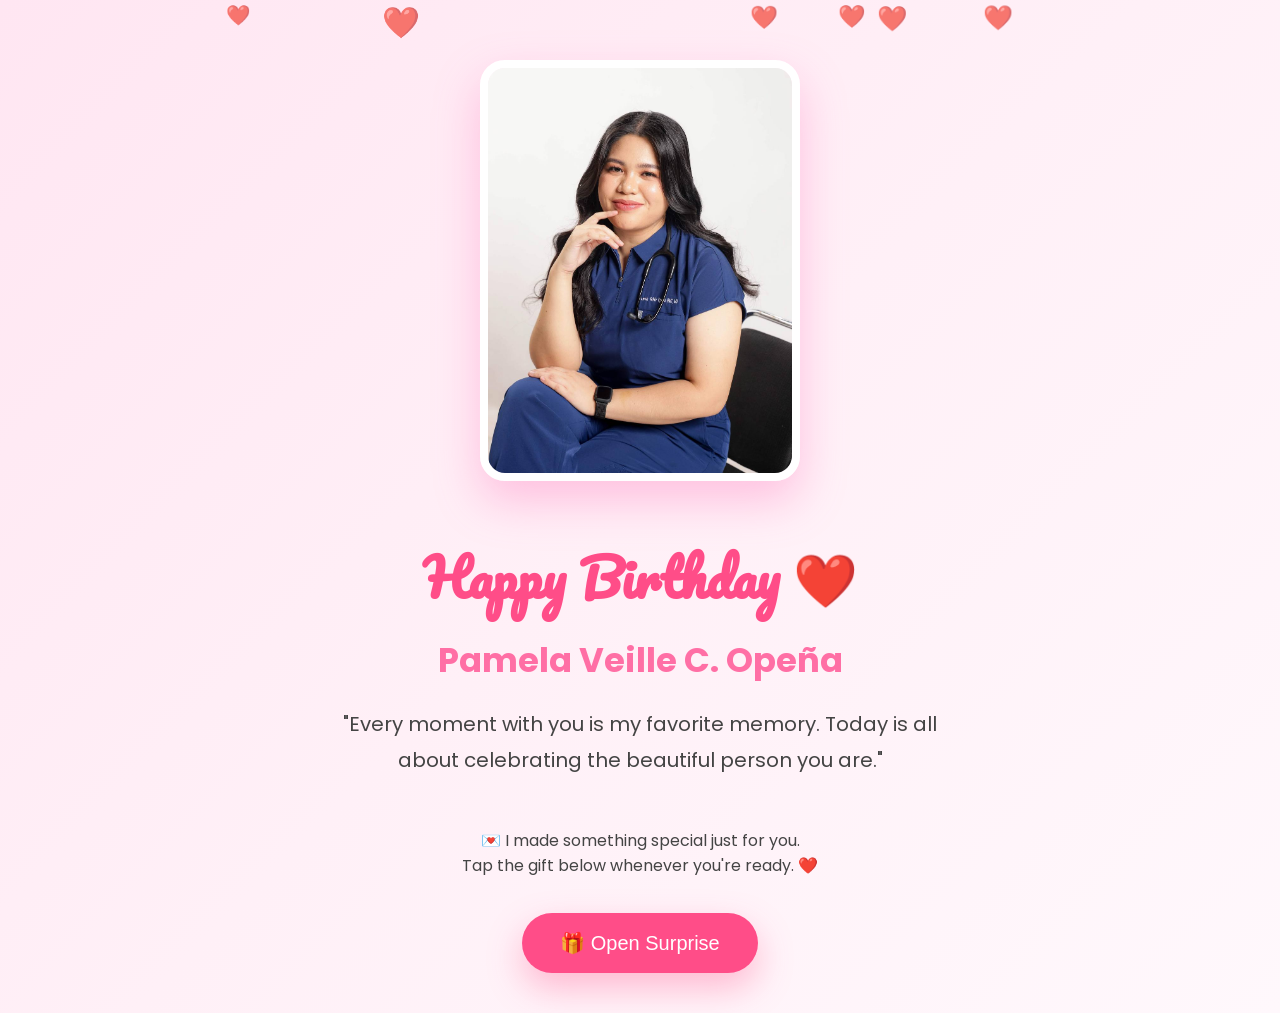
<file: index.html>
<!DOCTYPE html>
<html lang="en">
<head>
<meta charset="UTF-8">
<meta name="viewport" content="width=device-width, initial-scale=1.0">

<title>Happy Birthday ❤️</title>

<link rel="stylesheet" href="style.css">

<link href="https://fonts.googleapis.com/css2?family=Pacifico&family=Poppins:wght@300;500;700&display=swap" rel="stylesheet">

</head>

<body>

<div class="hearts"></div>

<section class="hero">

<img src="cover.jpg" class="cover">

<h1>Happy Birthday ❤️</h1>

<h2>Pamela Veille C. Opeña</h2>

<p class="quote">

"Every moment with you is my favorite memory.
Today is all about celebrating the beautiful person you are."

</p>
<br>
<br>

<p class="welcomeText">
💌 I made something special just for you.<br>
Tap the gift below whenever you're ready. ❤️
</p>



<a href="memories.html">

<button class="mainButton">

🎁 Open Surprise

</button>

</a>

</section>

<script src="index.js"></script>

</body>

</html>
</file>
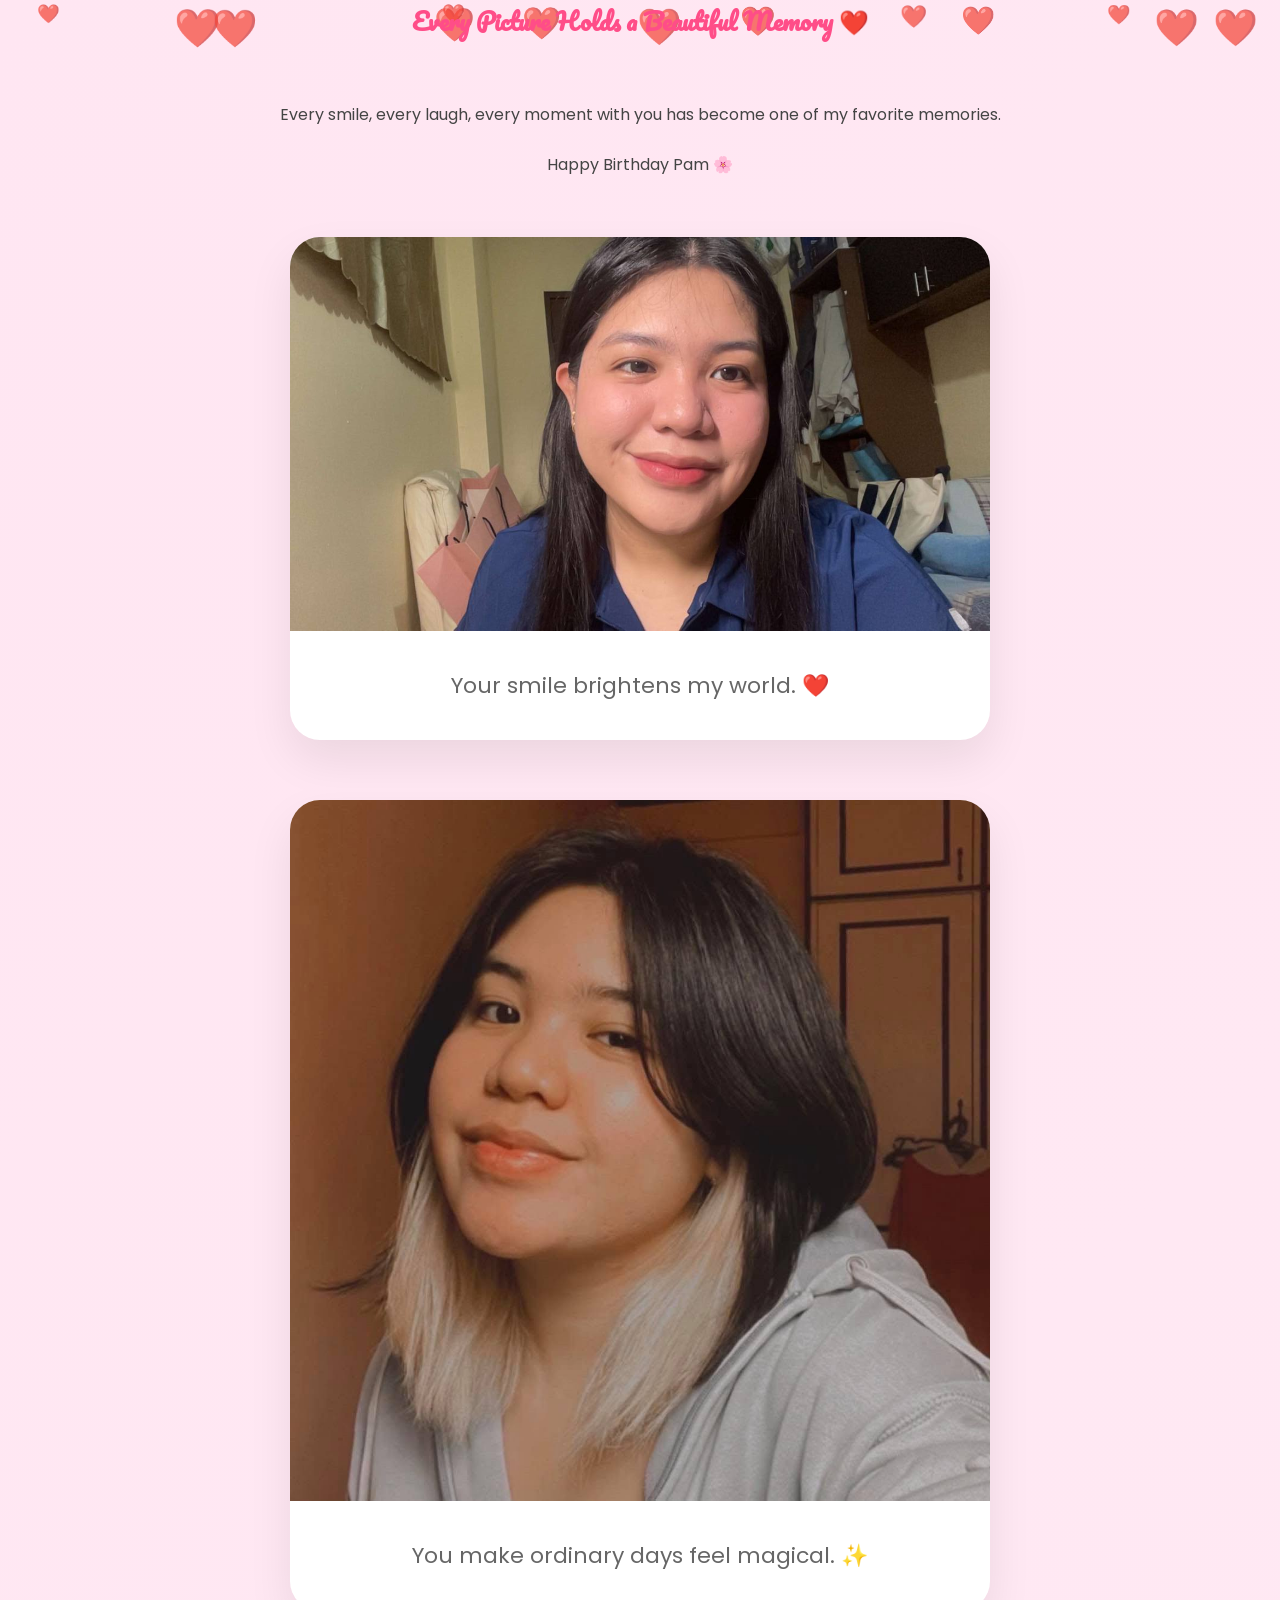
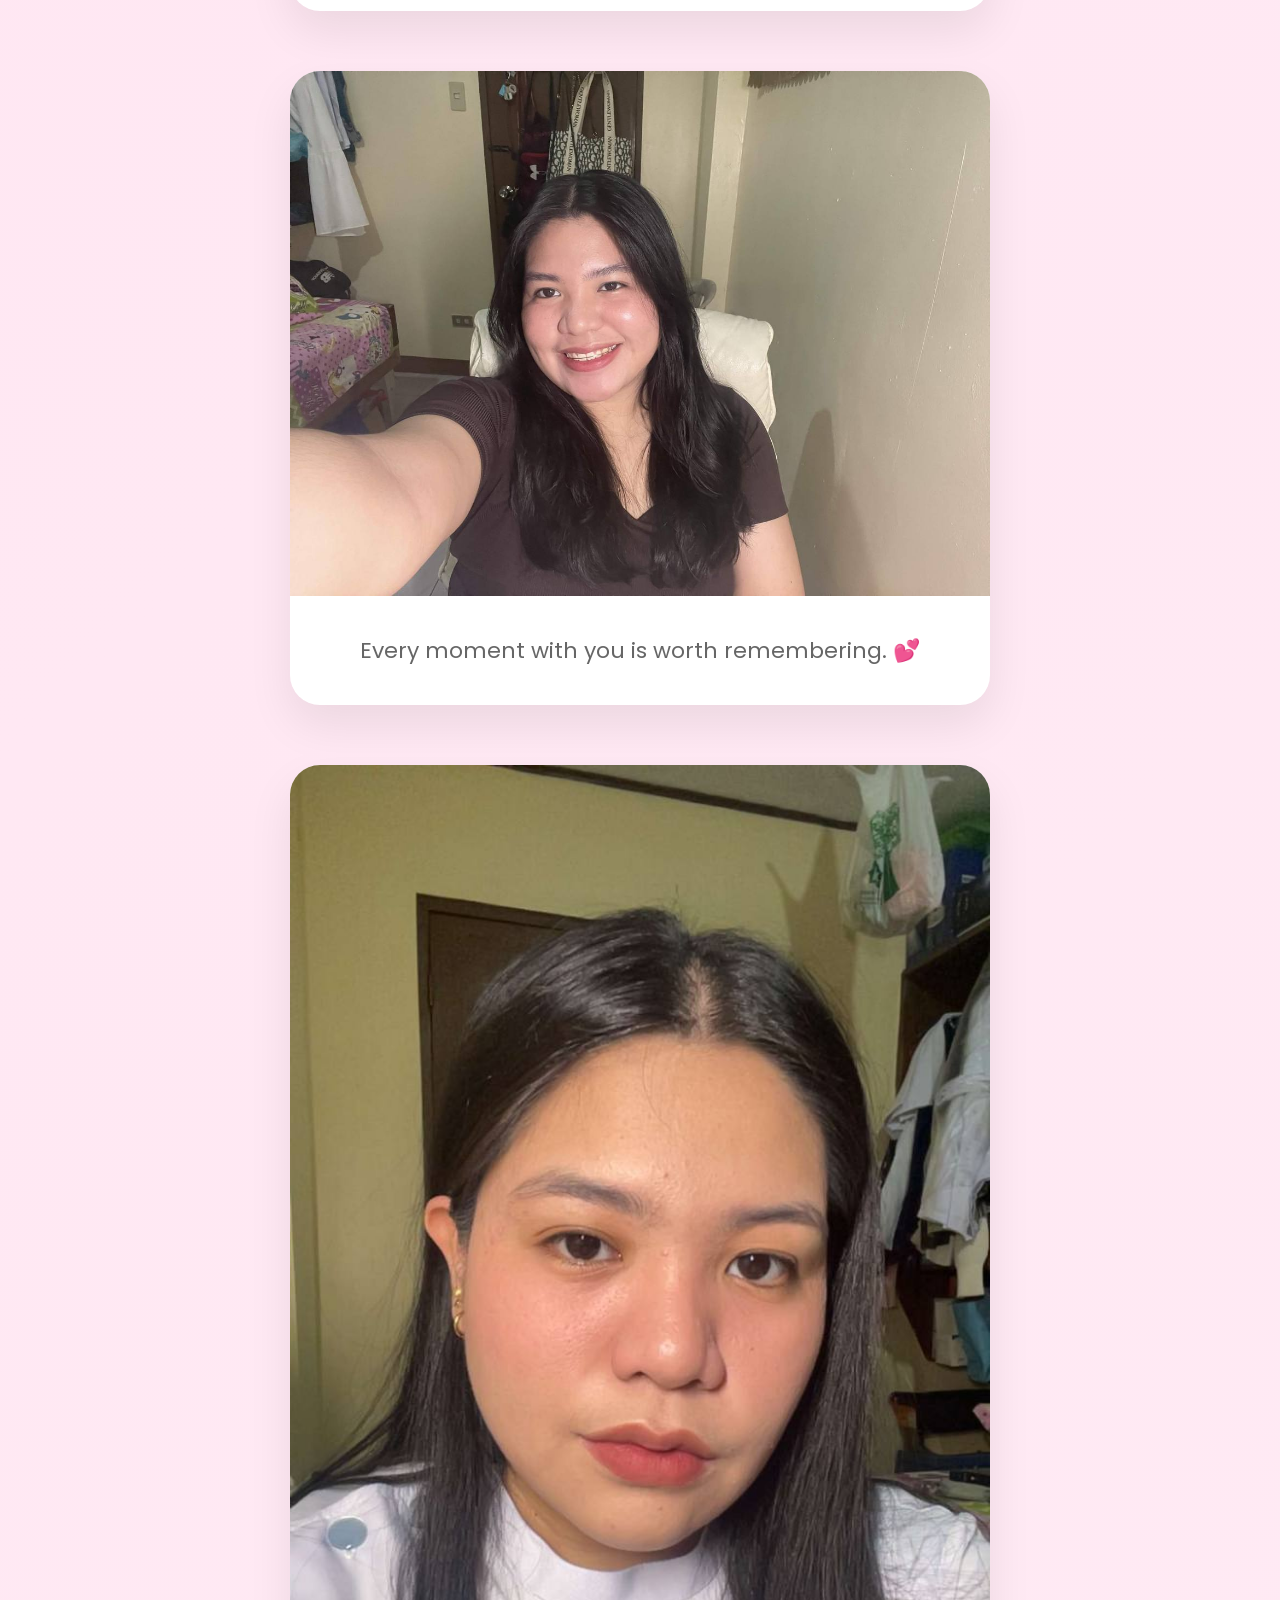
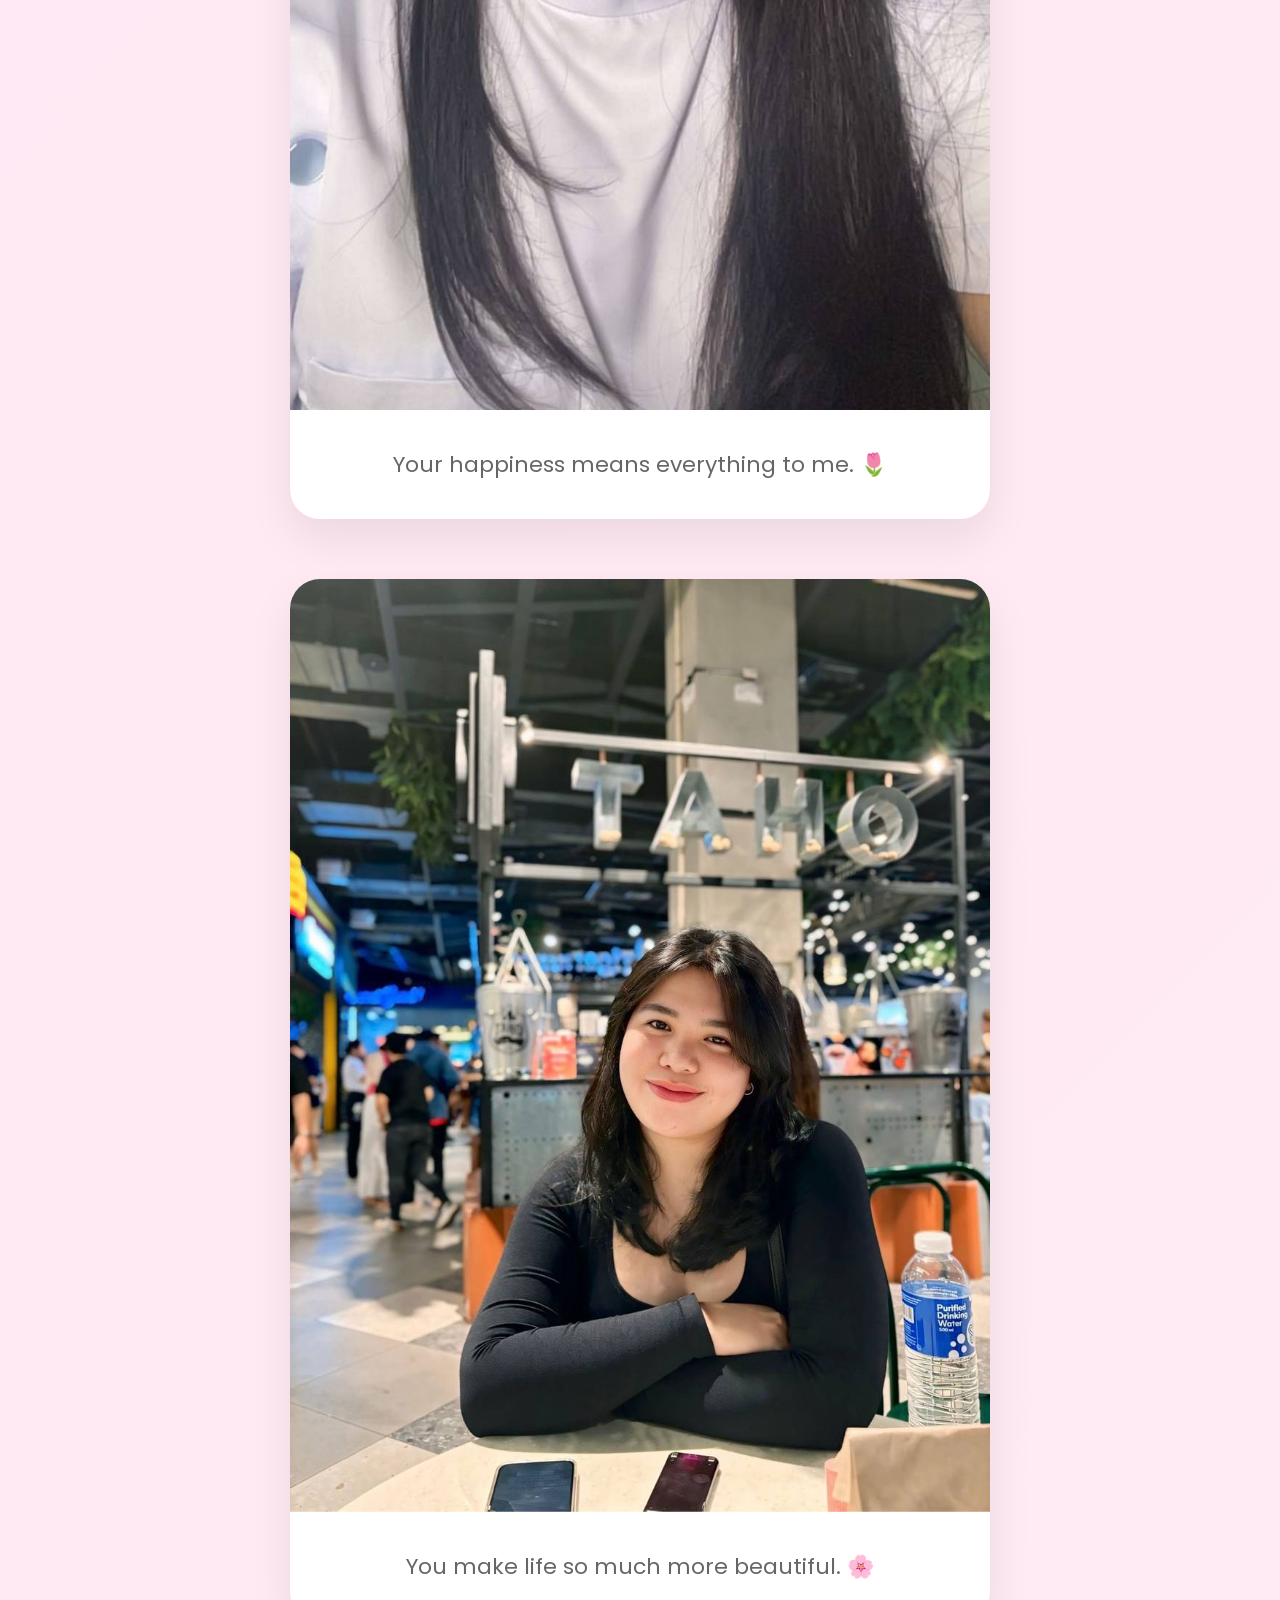
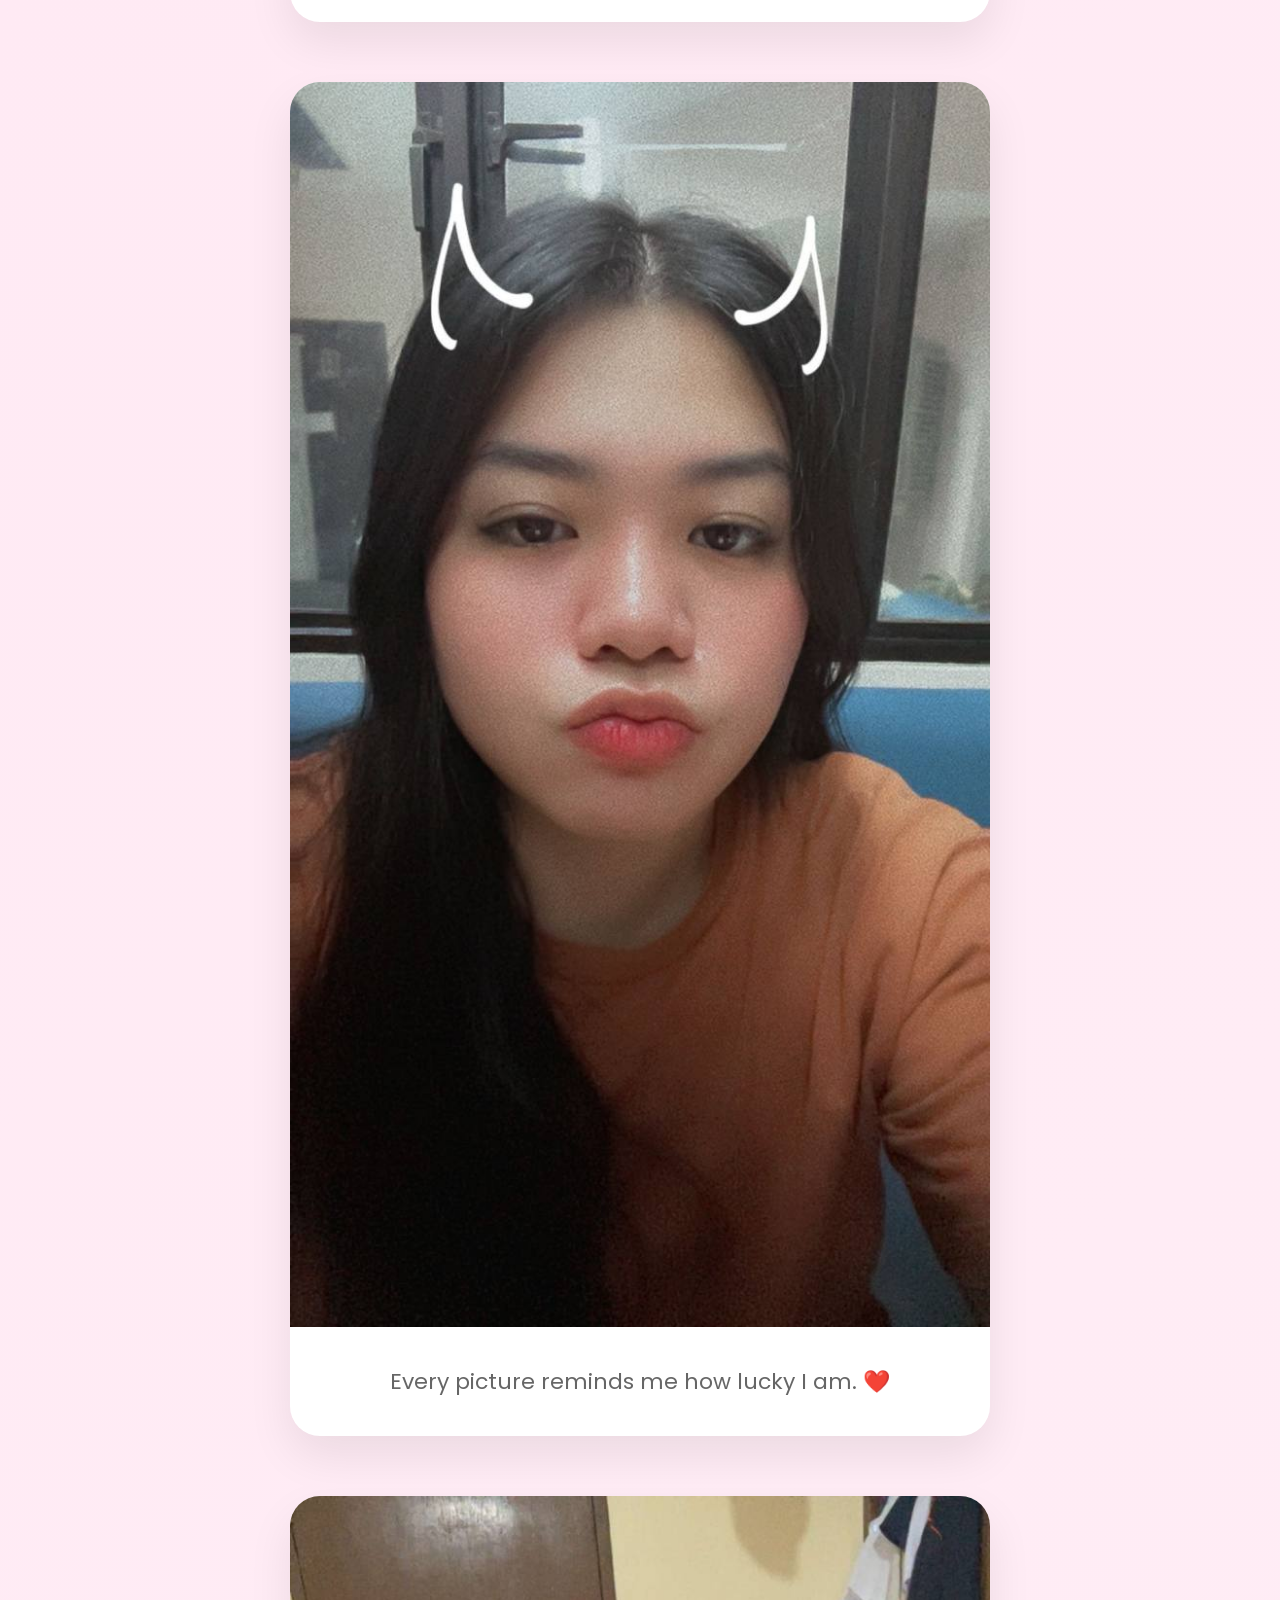
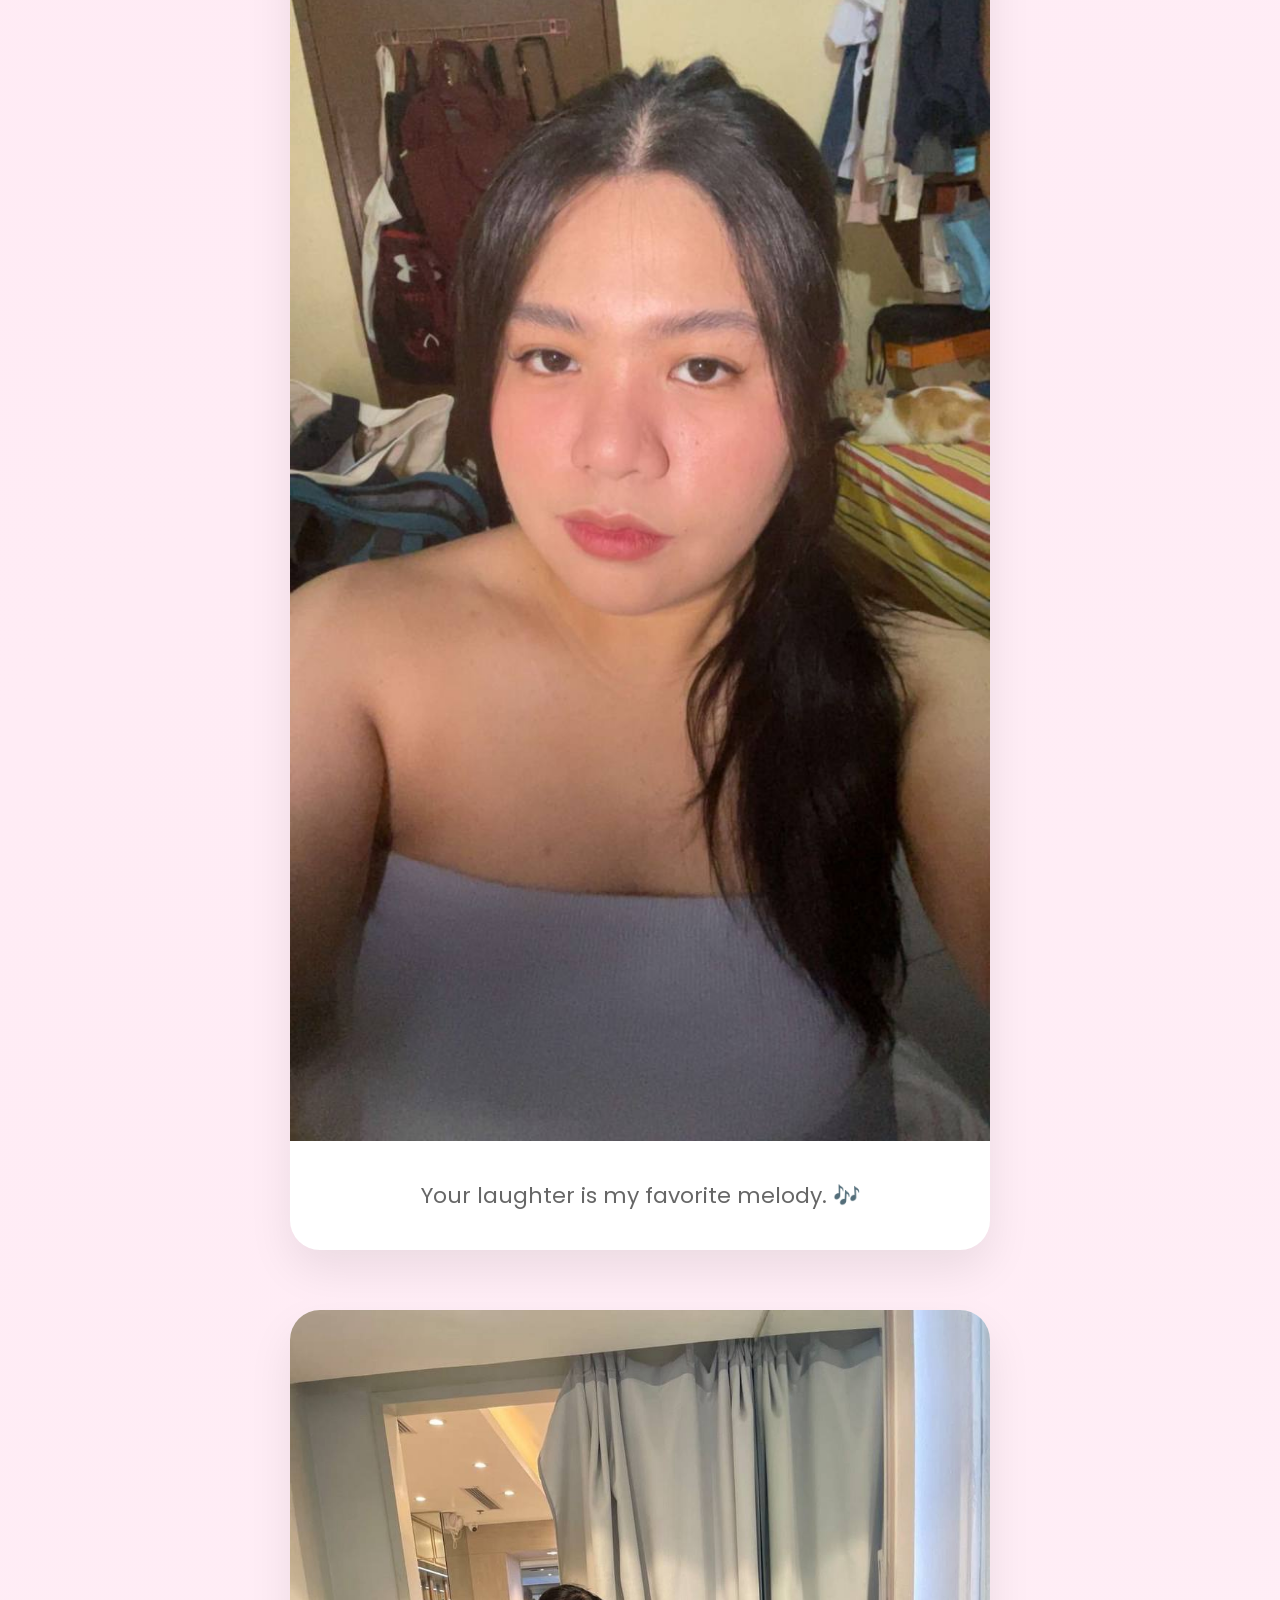
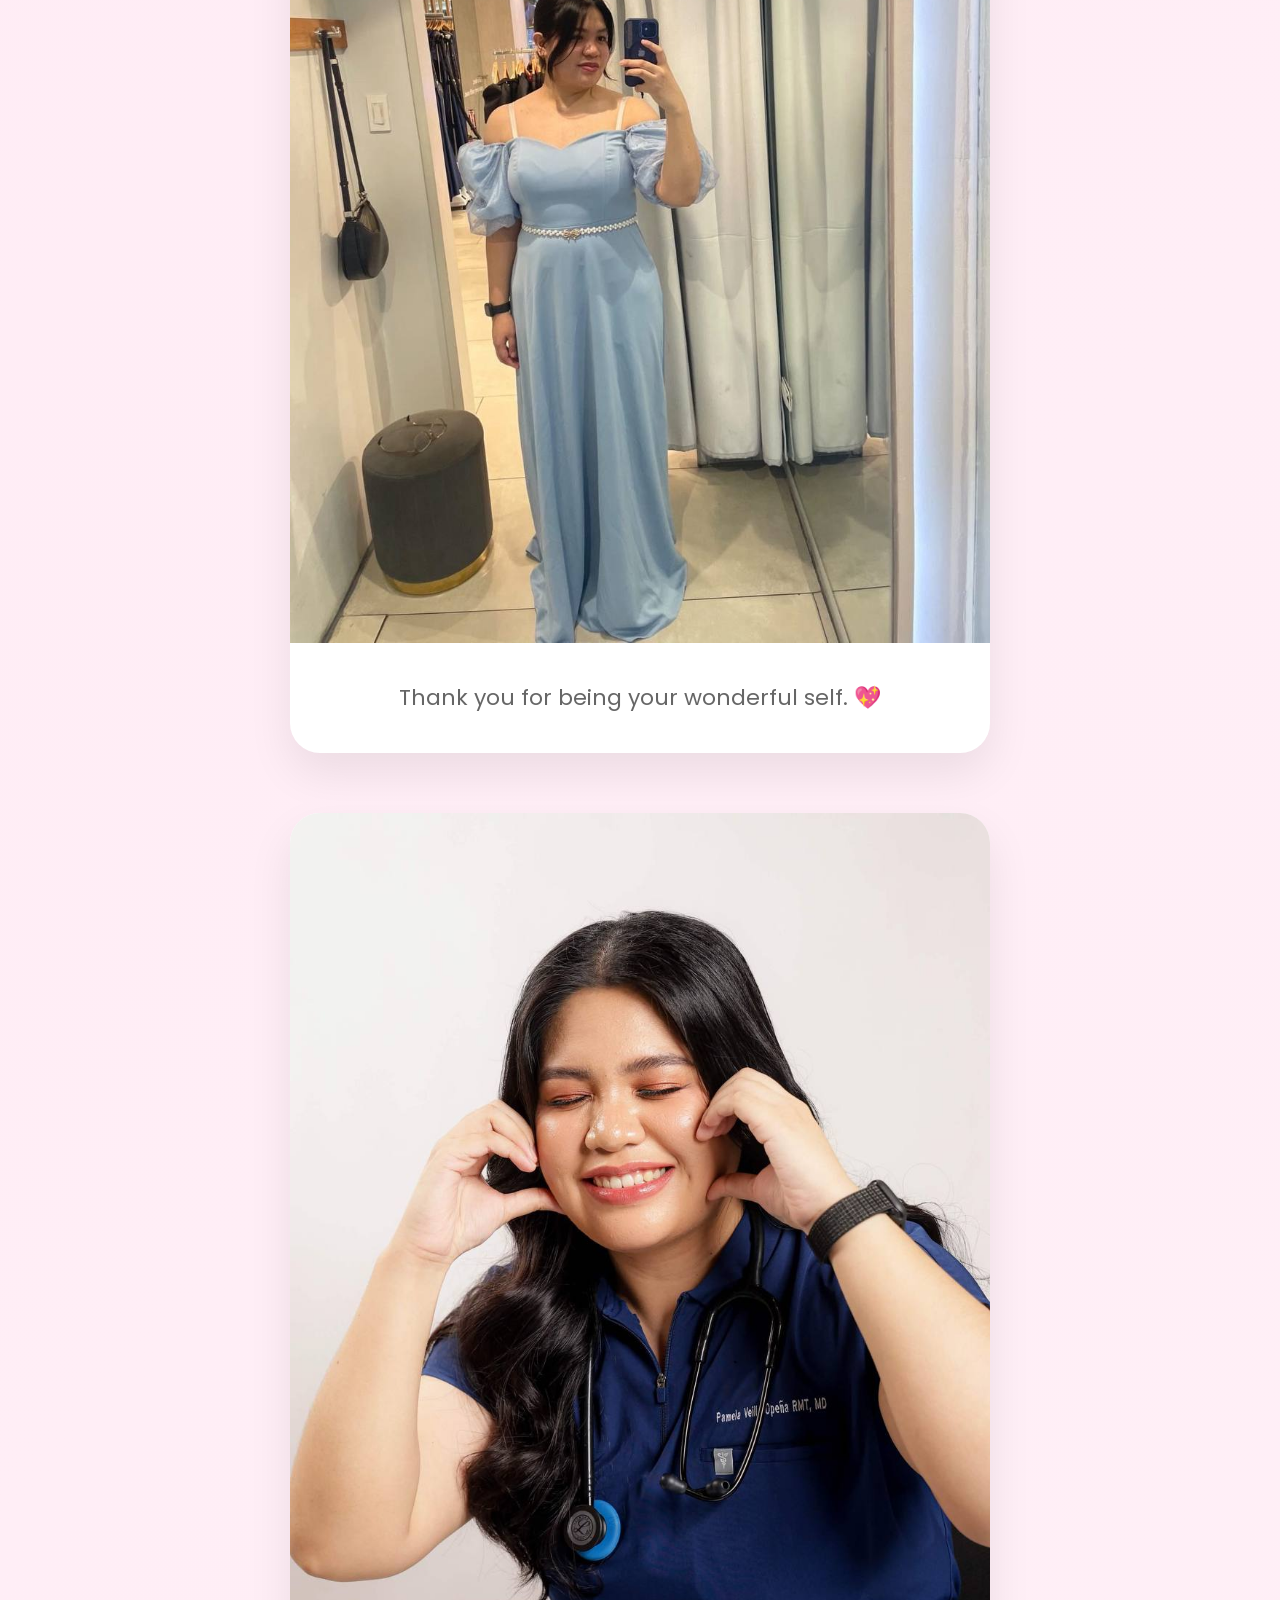
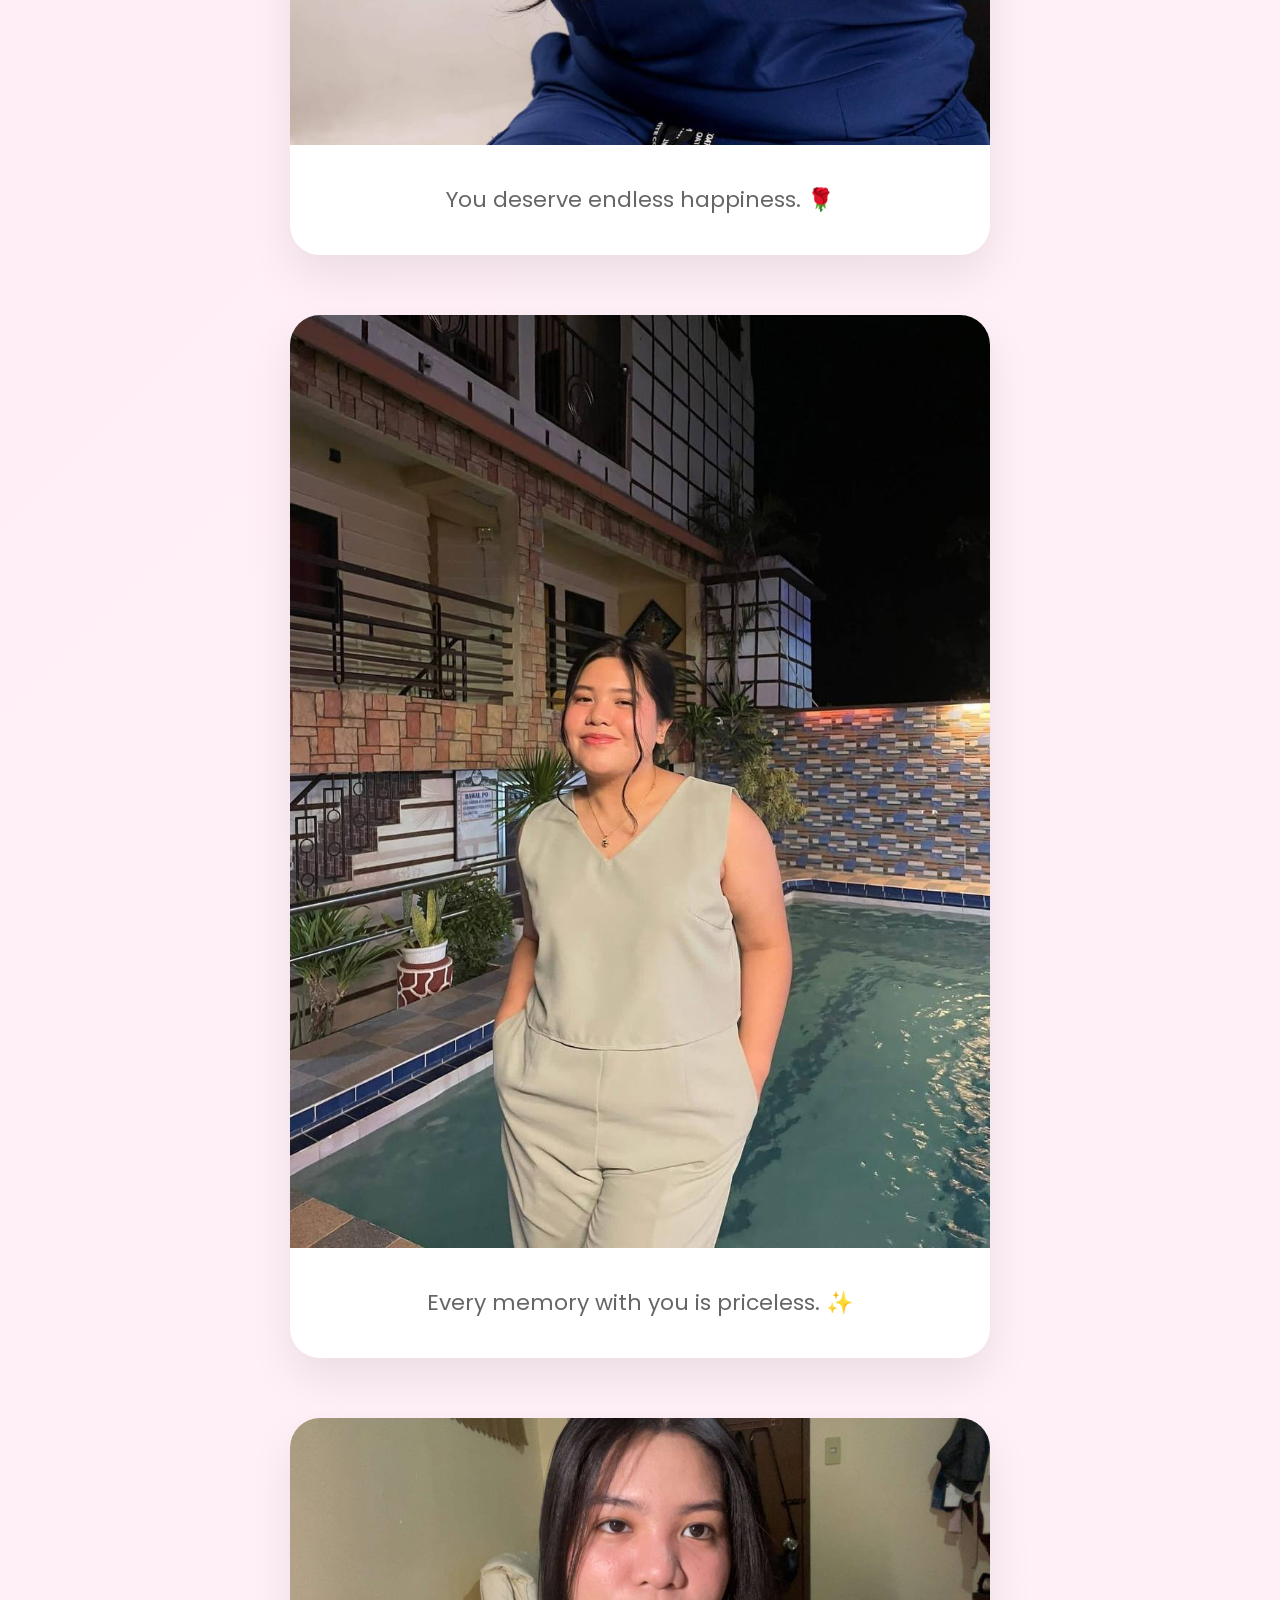
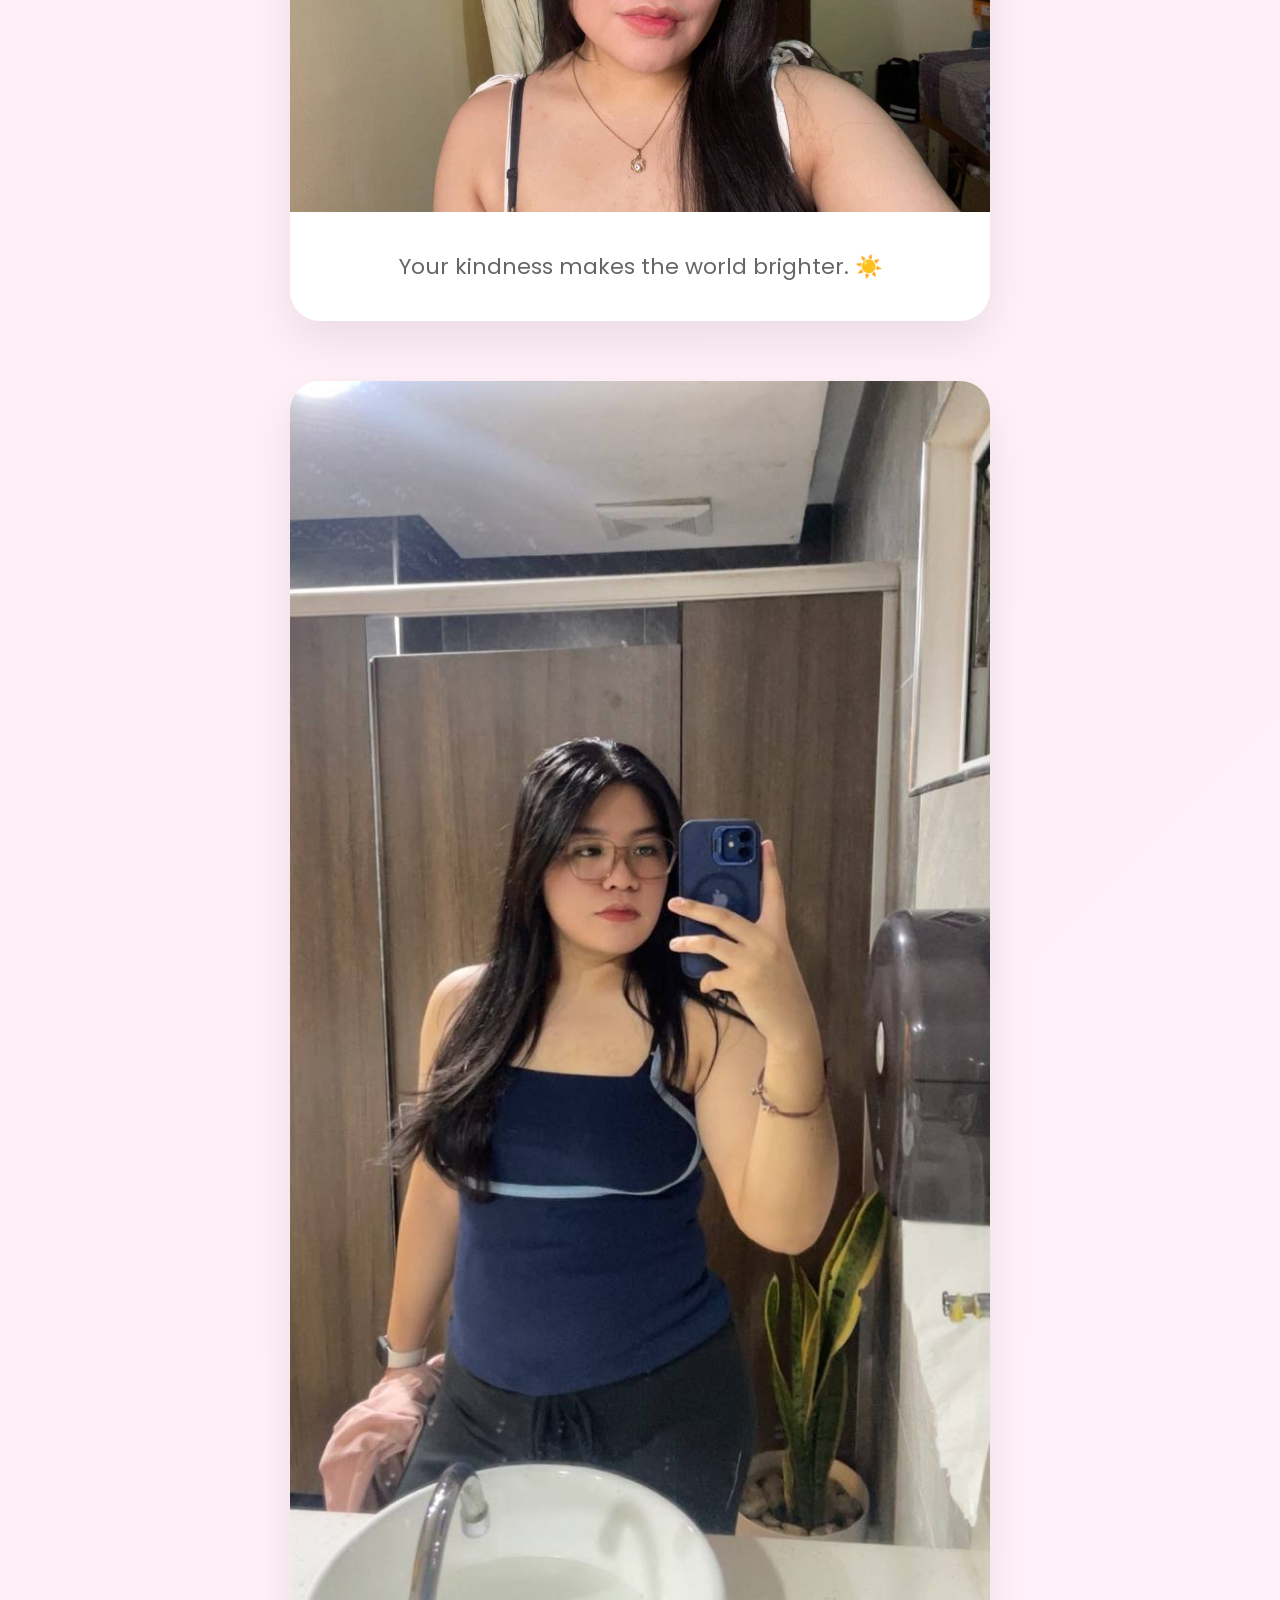
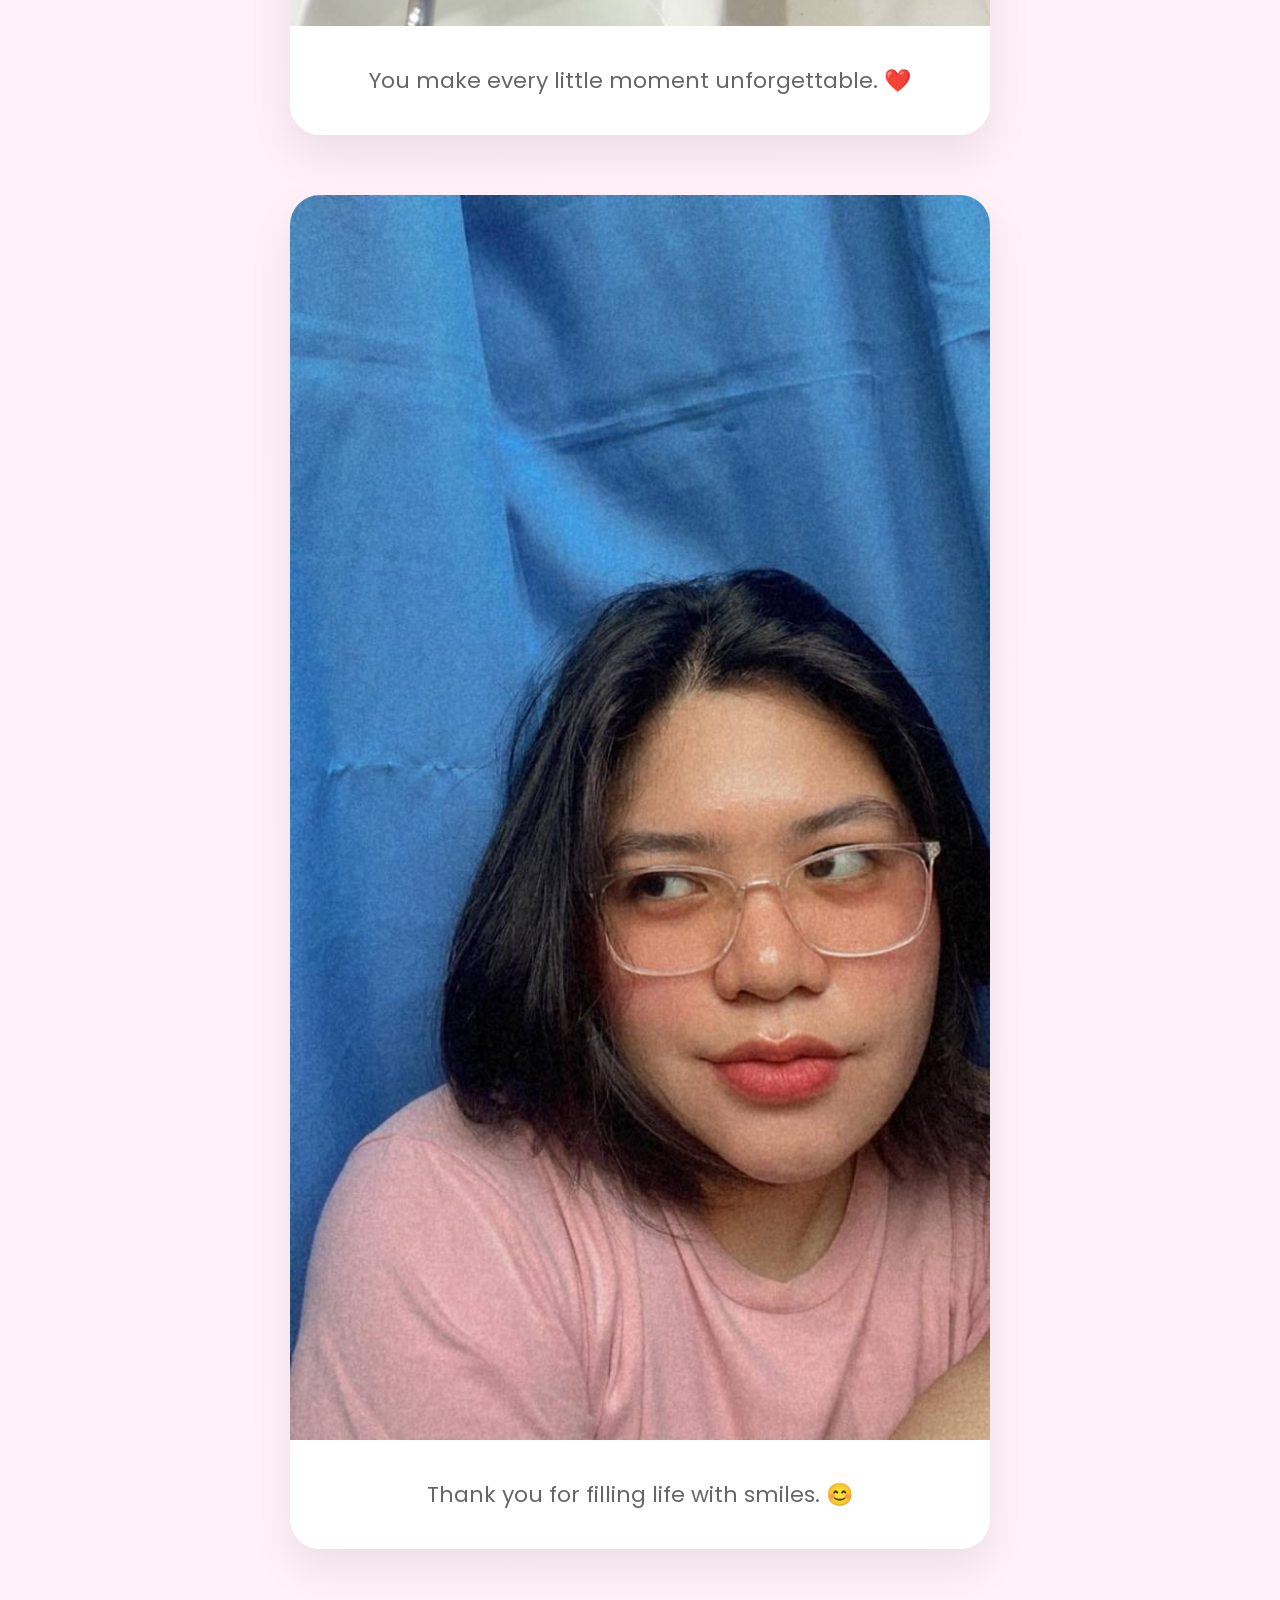
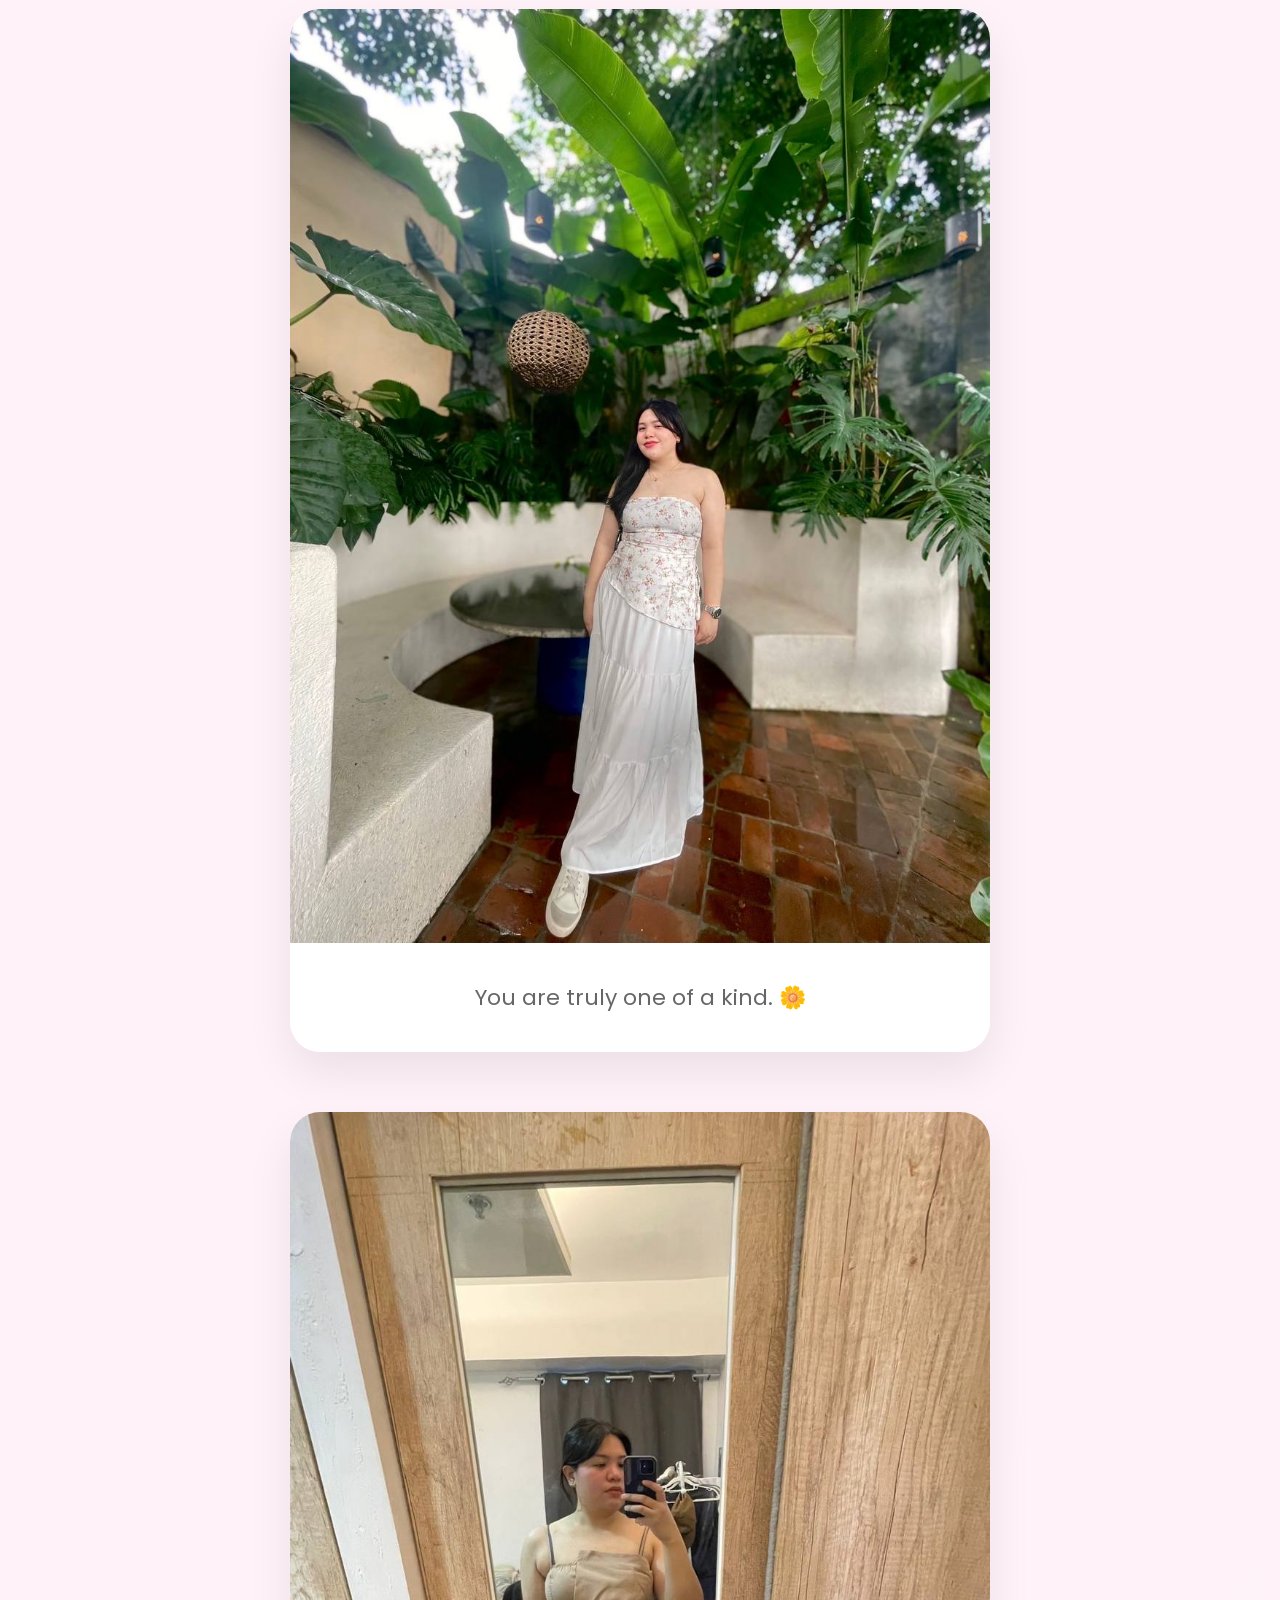
<file: memories.html>
<!DOCTYPE html>
<html lang="en">
<head>
<meta charset="UTF-8">
<meta name="viewport" content="width=device-width, initial-scale=1.0">

<title>Our Memories ❤️</title>

<link rel="stylesheet" href="style.css">

<link href="https://fonts.googleapis.com/css2?family=Pacifico&family=Poppins:wght@300;500;700&display=swap" rel="stylesheet">

</head>

<body>

<div class="hearts"></div>

<section class="memories">

<h1 class="memoryTitle">
Every Picture Holds a Beautiful Memory ❤️
</h1>

<p class="memorySubTitle">
Every smile, every laugh, every moment with you has become one of my favorite memories.<br><br>
Happy Birthday Pam 🌸
</p>

<div class="gallery">

<div class="photoCard">
<img src="1.jpg">
<p>Your smile brightens my world. ❤️</p>
</div>

<div class="photoCard">
<img src="2.jpg">
<p>You make ordinary days feel magical. ✨</p>
</div>

<div class="photoCard">
<img src="3.jpg">
<p>Every moment with you is worth remembering. 💕</p>
</div>

<div class="photoCard">
<img src="4.jpg">
<p>Your happiness means everything to me. 🌷</p>
</div>

<div class="photoCard">
<img src="5.jpg">
<p>You make life so much more beautiful. 🌸</p>
</div>

<div class="photoCard">
<img src="6.jpg">
<p>Every picture reminds me how lucky I am. ❤️</p>
</div>

<div class="photoCard">
<img src="7.jpg">
<p>Your laughter is my favorite melody. 🎶</p>
</div>

<div class="photoCard">
<img src="8.jpg">
<p>Thank you for being your wonderful self. 💖</p>
</div>

<div class="photoCard">
<img src="9.jpg">
<p>You deserve endless happiness. 🌹</p>
</div>

<div class="photoCard">
<img src="10.jpg">
<p>Every memory with you is priceless. ✨</p>
</div>

<div class="photoCard">
<img src="11.jpg">
<p>Your kindness makes the world brighter. ☀️</p>
</div>

<div class="photoCard">
<img src="12.jpg">
<p>You make every little moment unforgettable. ❤️</p>
</div>

<div class="photoCard">
<img src="13.jpg">
<p>Thank you for filling life with smiles. 😊</p>
</div>

<div class="photoCard">
<img src="14.jpg">
<p>You are truly one of a kind. 🌼</p>
</div>

<div class="photoCard">
<img src="15.jpg">
<p>I hope your birthday is as wonderful as you are. 🎂</p>
</div>

<div class="photoCard">
<img src="16.jpg">
<p>You're the reason behind so many happy memories. 💕</p>
</div>

<div class="photoCard">
<img src="17.jpg">
<p>May your dreams always come true. ⭐</p>
</div>

<div class="photoCard">
<img src="18.jpg">
<p>Keep shining, beautiful. ✨</p>
</div>

<div class="photoCard">
<img src="19.jpg">
<p>Life is better because you're in it. ❤️</p>
</div>

<div class="photoCard">
<img src="20.jpg"> 
<p>Luuvvv uuu 💝</p>
</div>

</div>

<div class="giftSection">

<h2>There's One More Surprise Waiting... 💌</h2>

<a href="heart.html">

<button class="mainButton">

💌 Open it Girl

</button>

</a>

</div>

</section>

<script src="memories.js"></script>

</body>
</html>
</file>
<file: style.css>
/* ------------------------------
   Google Font Styles
--------------------------------*/
*{
    margin:0;
    padding:0;
    box-sizing:border-box;
}

html{
    scroll-behavior:smooth;
}

body{
    font-family:'Poppins',sans-serif;
    background:linear-gradient(135deg,#ffe6f2,#fff0f7,#fff8fc);
    overflow-x:hidden;
    color:#444;
}

/* ------------------------------
   Floating Hearts Background
--------------------------------*/

.hearts{
    position:fixed;
    inset:0;
    overflow:hidden;
    pointer-events:none;
    z-index:-1;
}

.heart{
    position:absolute;
    color:#ff6fa5;
    font-size:22px;
    animation:floatUp linear infinite;
    opacity:.7;
}

@keyframes floatUp{
    0%{
        transform:translateY(100vh) scale(.6);
        opacity:0;
    }

    20%{
        opacity:1;
    }

    100%{
        transform:translateY(-120px) scale(1.4);
        opacity:0;
    }
}

/* ------------------------------
 Hero Section
--------------------------------*/

.hero{
    min-height:100vh;
    display:flex;
    flex-direction:column;
    justify-content:center;
    align-items:center;
    text-align:center;
    padding:40px 20px;
}

.cover{
    width:230px;
    height:230px;
    object-fit:cover;
    border-radius:50%;
    border:8px solid white;
    box-shadow:0 20px 45px rgba(255,105,180,.35);
    animation:floatImage 3s ease-in-out infinite;
}

@keyframes floatImage{
    50%{
        transform:translateY(-10px);
    }
}

.hero h1{
    margin-top:30px;
    font-size:52px;
    font-family:'Pacifico',cursive;
    color:#ff4d88;
}

.hero h2{
    margin-top:12px;
    font-size:34px;
    color:#ff6fa5;
}

.quote{
    margin-top:20px;
    max-width:650px;
    line-height:1.8;
    font-size:20px;
}

/* ------------------------------
 Countdown
--------------------------------*/

#countdown{
    margin-top:35px;
    font-size:32px;
    color:#ff4d88;
    font-weight:bold;
}

/* ------------------------------
 Buttons
--------------------------------*/

button{
    margin-top:35px;
    padding:18px 38px;
    border:none;
    border-radius:40px;
    background:#ff4d88;
    color:white;
    font-size:20px;
    cursor:pointer;
    transition:.35s;
    box-shadow:0 15px 35px rgba(255,77,136,.35);
}

button:hover{
    transform:translateY(-4px) scale(1.05);
    background:#ff2f74;
}

/* ------------------------------
 Gallery
--------------------------------*/

#gallery{
    width:100%;
    max-width:1000px;
    margin:auto;
    padding:80px 20px;
}

.hidden{
    display:none;
}

.memoryTitle{
    text-align:center;
    font: size 60px;
    color:#ff4d88;
    margin-bottom:60px;
    font-family:'Pacifico',cursive;
}

/* ------------------------------
 Photo Cards
--------------------------------*/

.photoCard{
    background:white;
    border-radius:30px;
    margin:60px auto;
    overflow:hidden;
    box-shadow:0 20px 45px rgba(0,0,0,.08);
    transition:.4s;
    max-width:700px;
}

.photoCard:hover{
    transform:translateY(-10px);
}

.photoCard img{
    width:100%;
    display:block;
}

.photoCard p{
    padding:35px;
    text-align:center;
    font-size:22px;
    line-height:1.8;
    color:#666;
}

/* ------------------------------
 Gift Section
--------------------------------*/

.gift{
    text-align:center;
    margin:100px 0;
}

.gift h2{
    font-size:42px;
    color:#ff4d88;
    margin-bottom:25px;
}

/* ------------------------------
 Final Letter
--------------------------------*/

#letter{
    min-height:100vh;
    display:flex;
    flex-direction:column;
    justify-content:center;
    align-items:center;
    text-align:center;
    padding:40px;
}

#letter h1{
    font-size:56px;
    color:#ff4d88;
    margin-bottom:40px;
    font-family:'Pacifico',cursive;
}

#typing{
    max-width:800px;
    font-size:24px;
    line-height:2;
}

/* ------------------------------
 Confetti Canvas
--------------------------------*/

#confetti{
    position:fixed;
    inset:0;
    pointer-events:none;
}

/* ------------------------------
 Responsive
--------------------------------*/

@media(max-width:768px){

.hero h1{
    font-size:42px;
}

.hero h2{
    font-size:28px;
}



.quote{
    font-size:18px;
}

.memoryTitle{
    font-size:36px;
}

.photoCard p{
    font-size:18px;
    padding:22px;
}

button{
    width:90%;
    font-size:18px;
}

#letter h1{
    font-size:40px;
}

#typing{
    font-size:18px;
}

}

#photoContainer{

display:flex;

flex-direction:column;

align-items:center;

gap:40px;

}

.memorySubTitle{
    text-align:center;
}

body{
    opacity:1;
}

.mainButton{
    transition:0.3s;
}



.heartPhoto{
    width:350px;
    max-width:90%;
    height: 500px;
    display:block;
    margin:30px auto;
    border-radius:20px;
    border:6px solid white;
    box-shadow:0 15px 35px rgba(255,105,180,.35);
}

.cover{
    width:min(90vw, 320px);
    height:auto;
    max-height:550px;
    object-fit:contain;
    border-radius:25px;
    border:8px solid white;
    box-shadow:0 20px 45px rgba(255,105,180,.35);
    display:block;
    margin:20px auto;
}
</file>
